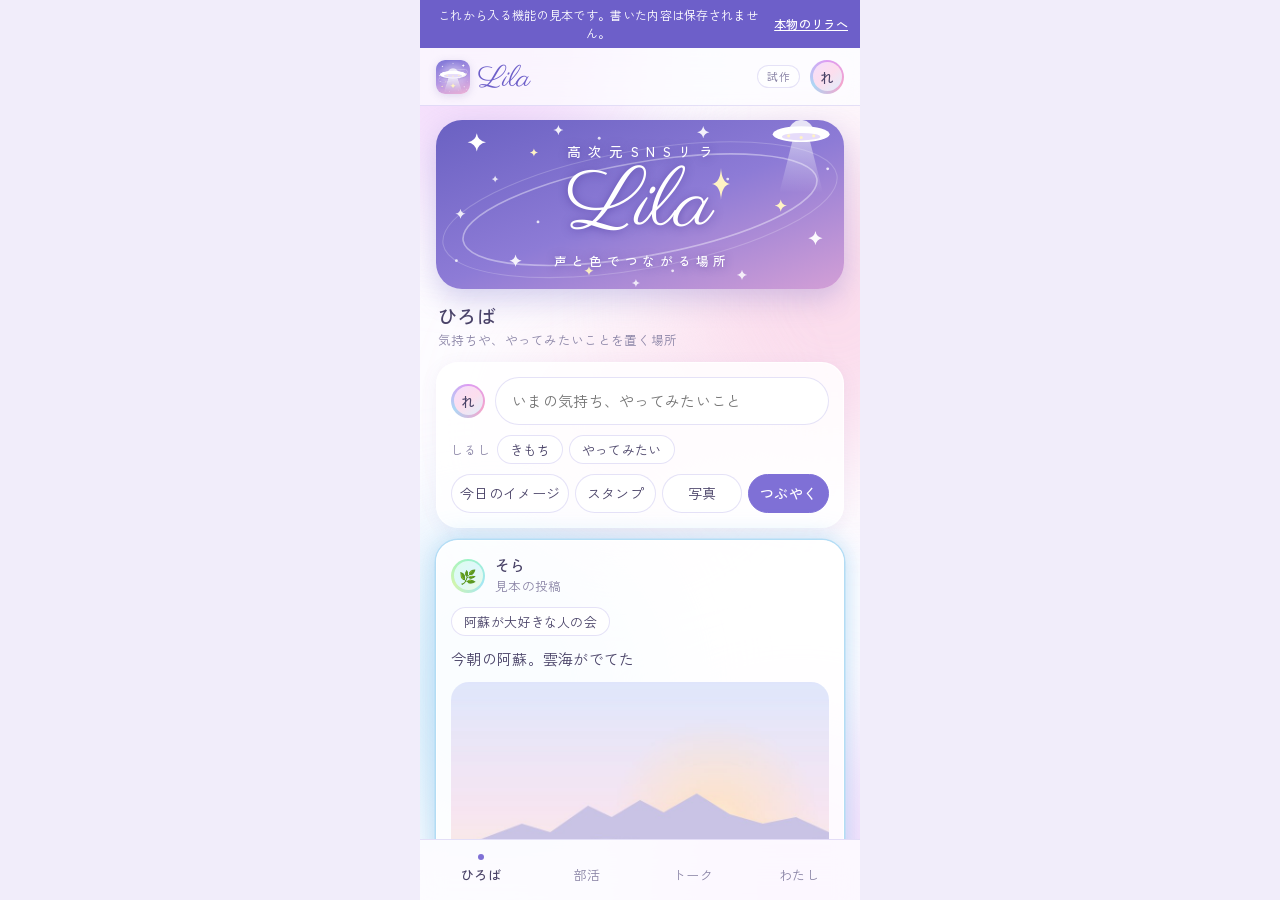
<file: app/preview/index.html>
<!DOCTYPE html>
<html lang="ja">
<head>
<meta charset="utf-8">
<meta name="viewport" content="width=device-width, initial-scale=1">
<meta name="robots" content="noindex">
<title>高次元SNS リラ 見本</title>
<link rel="icon" type="image/png" href="[data-uri]">
<link rel="preconnect" href="https://fonts.googleapis.com">
<link rel="preconnect" href="https://fonts.gstatic.com" crossorigin>
<link href="https://fonts.googleapis.com/css2?family=Zen+Kaku+Gothic+New:wght@400;500&family=Parisienne&display=swap" rel="stylesheet">
<style>
:root{
  /* layout: スマホ1画面。下のタブで ひろば・部活・トーク・わたし を切り替え、背景の淡い光が見ている人や場所の色に変わる */
  color-scheme: light;
  --ink:#4a4368;
  --ink-soft:#8a84a6;
  --paper:#fdfcff;
  --card:rgba(255,255,255,.84);
  --accent:#7f70d6;
  --accent-soft:#eeeafb;
  --line:rgba(127,112,214,.2);
  --font:"Zen Kaku Gothic New","Hiragino Sans","Yu Gothic",sans-serif;
}
*{box-sizing:border-box}
html,body{height:100%;margin:0}
body{background:#f1edfa;color:var(--ink);font-family:var(--font);font-weight:400;font-size:15px;line-height:1.7;letter-spacing:.02em;-webkit-tap-highlight-color:transparent}
button{font:inherit;color:inherit;cursor:pointer;border:0;background:none;padding:0;letter-spacing:inherit}
input{font:inherit;color:inherit;letter-spacing:inherit}
button:focus-visible,input:focus-visible{outline:2px solid var(--accent);outline-offset:2px}
h1,h2,h3,p{margin:0}
[hidden]{display:none !important}

.phone{position:relative;height:100%;max-width:440px;margin:0 auto;background:var(--paper);overflow:hidden;display:flex;flex-direction:column}

/* 雰囲気の背景（淡め） */
.atmo{position:absolute;inset:0;overflow:hidden;pointer-events:none}
.blob{position:absolute;width:72%;aspect-ratio:1;border-radius:50%;filter:blur(60px);opacity:.6;transition:background-color 2.6s ease, transform 1.2s ease;animation:drift 24s ease-in-out infinite alternate}
.blob:nth-child(1){left:-24%;top:-12%}
.blob:nth-child(2){right:-30%;top:16%;animation-duration:29s;animation-delay:-6s}
.blob:nth-child(3){left:-20%;bottom:6%;animation-duration:33s;animation-delay:-11s}
.blob:nth-child(4){right:-22%;bottom:-16%;animation-duration:27s;animation-delay:-3s}
.blob:nth-child(5){left:24%;top:36%;width:46%;opacity:.4;animation-duration:37s;animation-delay:-17s}
@keyframes drift{from{translate:0 0}to{translate:9% 7%}}
.atmo.pulse .blob{transform:scale(1.2)}

/* 上のバー */
.top{position:relative;display:flex;align-items:center;gap:10px;min-height:58px;padding:8px 16px;background:rgba(253,252,255,.72);backdrop-filter:blur(12px);-webkit-backdrop-filter:blur(12px);border-bottom:1px solid var(--line)}
.brand-btn{display:flex;align-items:center;gap:8px;border-radius:12px}
.brand-word{font-family:"Parisienne","Snell Roundhand",cursive;font-size:30px;line-height:1;color:#6d5fc9;padding:4px 4px 0 0}
.page-title{display:flex;align-items:center;gap:10px;padding:2px 2px 0}
.page-title h1{font-size:19px;font-weight:500;line-height:1.35}
.page-title small{display:block;font-size:12.5px;color:var(--ink-soft)}
.view.chat .page-title{padding:10px 16px;border-bottom:1px solid var(--line);background:rgba(253,252,255,.72)}
.hero{position:relative;flex:none;border-radius:26px;overflow:hidden;color:#fff;background:linear-gradient(160deg,#6a61c2 0%,#8d7bd6 52%,#d39fd6 100%);box-shadow:0 10px 28px rgba(106,97,194,.28)}
.hero-art{position:absolute;inset:0;width:100%;height:100%}
.hero-in{position:relative;display:flex;flex-direction:column;align-items:center;padding:22px 12px 20px;text-shadow:0 1px 8px rgba(60,40,140,.5)}
.hero-l1{font-size:13.5px;font-weight:500;letter-spacing:.55em;padding-left:.55em;line-height:1.4}
.hero-name{position:relative;font-family:"Parisienne","Snell Roundhand",cursive;font-size:84px;line-height:1.08;padding:0 6px}
.hero-name svg{position:absolute;right:-12px;top:6px}
.hero-l2{font-size:12.5px;font-weight:500;letter-spacing:.38em;padding-left:.38em;line-height:1.4}
.back{width:36px;height:36px;border-radius:50%;background:#fff;border:1px solid var(--line);font-size:18px;line-height:1;flex:none}
.tag-demo{font-size:11px;color:var(--ink-soft);border:1px solid var(--line);border-radius:999px;padding:1px 9px;background:var(--card);white-space:nowrap}

/* アイコン（色のリング） */
.ring{flex:none;width:44px;height:44px;border-radius:50%;padding:2.5px;display:block;transition:background 1.5s}
.ring>*{width:100%;height:100%;border-radius:50%;background:#fff;display:grid;place-items:center;font-size:17px;font-weight:500;object-fit:cover;line-height:1}
.ring.small{width:34px;height:34px}.ring.small>*{font-size:14px}
.ring.big{width:104px;height:104px;padding:4px}.ring.big>*{font-size:44px}

/* 中身 */
.view{position:relative;flex:1;min-height:0;overflow-y:auto;padding:14px 16px 20px;display:flex;flex-direction:column;gap:12px}
.view.chat{overflow:hidden;padding:0;gap:0}
.card{background:var(--card);border:1px solid rgba(255,255,255,.9);border-radius:22px;padding:14px;box-shadow:0 4px 18px rgba(110,95,170,.08);display:flex;flex-direction:column;gap:10px;transition:box-shadow 1.2s}
.row{display:flex;align-items:center;gap:10px}
.grow{flex:1;min-width:0}
.name{font-weight:500;line-height:1.35}
.soft{color:var(--ink-soft);font-size:12.5px}
.chips{display:flex;flex-wrap:wrap;gap:6px;align-items:center}
.chip{padding:4px 12px;border-radius:999px;background:#fff;border:1px solid var(--line);font-size:13px;line-height:1.5}
button.chip[aria-pressed="true"]{background:var(--accent);border-color:var(--accent);color:#fff}
.chip.tag{background:var(--accent-soft);border-color:transparent}
.chip.guess{border-color:var(--accent)}
.btn{padding:8px 16px;border-radius:999px;background:#fff;border:1px solid var(--line);font-size:14px;line-height:1.5}
.btn.primary{background:var(--accent);border-color:var(--accent);color:#fff;font-weight:500}
.field{width:100%;min-width:0;padding:10px 16px;border-radius:999px;border:1px solid var(--line);background:#fff}
.make{display:flex;gap:6px;flex-wrap:wrap}
.make .btn{flex:1;white-space:nowrap;padding-inline:8px;text-align:center}
.post-text{overflow-wrap:anywhere}
.post img{display:block;width:100%;border-radius:18px}
.post img.aura{width:68%;aspect-ratio:1}
.post img.stamp{width:44%;aspect-ratio:1}
.dots{display:flex;align-items:center}
.dots i{width:14px;height:14px;border-radius:50%;border:2px solid #fff;margin-left:-5px}
.dots i:first-child{margin-left:0}
.section-title{font-size:13px;color:var(--ink-soft);font-weight:500;padding:6px 2px 0}
.bar{display:flex;height:14px;border-radius:999px;background:#f0ecfa;overflow:hidden}
.bar i{display:block;height:100%;transition:width .8s}
.members{display:flex}.members .ring{margin-left:-8px;box-shadow:0 0 0 2px #fff}.members .ring:first-child{margin-left:0}
.wave{display:flex;align-items:center;gap:3px;height:34px;flex:1}
.wave i{flex:1;border-radius:999px;min-height:4px;transition:height .25s}
.play{width:42px;height:42px;border-radius:50%;background:var(--accent);color:#fff;font-size:14px;flex:none}
.profile-head{align-items:center;text-align:center;gap:8px;padding-top:18px;transition:background 1.2s}
.profile-head h2{font-size:20px;font-weight:500}
.swatches{display:flex;gap:8px;justify-content:center}
.swatches i,.swatch{width:24px;height:24px;border-radius:50%;border:2px solid #fff;box-shadow:0 1px 6px rgba(110,95,170,.2);display:block}
button.swatch[aria-pressed="true"]{box-shadow:0 0 0 2px var(--accent)}
.swatch.slot{width:40px;height:40px}
.icon-grid{display:grid;grid-template-columns:repeat(8,1fr);gap:6px}
.icon-grid button{aspect-ratio:1;border-radius:14px;background:#fff;border:1px solid var(--line);font-size:19px;line-height:1}
.list-item{display:flex;align-items:center;gap:12px;text-align:left;width:100%}

.app-icon{width:34px;height:34px;border-radius:9px;flex:none;display:block;box-shadow:0 2px 8px rgba(110,95,170,.2)}
.brand{flex-direction:row;align-items:center;gap:14px;padding:12px 16px}
.brand img{width:64px;height:64px;border-radius:15px;flex:none;box-shadow:0 4px 14px rgba(110,95,170,.22)}
.brand-text{display:inline-flex;flex-direction:column;align-items:stretch}
.brand-line{width:0;min-width:100%;display:flex;justify-content:space-between;white-space:nowrap;line-height:1.3;color:var(--ink-soft);font-weight:500}
.brand-name{position:relative;align-self:flex-start;font-family:"Parisienne","Snell Roundhand",cursive;font-size:54px;line-height:1.05;color:#6d5fc9;padding-right:2px}
.brand-name svg{position:absolute;right:-2px;top:-3px}
.preview-note{position:relative;z-index:2;flex:none;margin:0;display:flex;align-items:center;justify-content:center;gap:10px;padding:6px 12px;background:#6d5fc9;color:#fff;font-size:12px;line-height:1.5;text-align:center}
.preview-note a{color:#fff;font-weight:500;text-decoration:underline;white-space:nowrap}
/* 下のタブ */
.tabs{position:relative;display:flex;background:rgba(253,252,255,.86);backdrop-filter:blur(12px);-webkit-backdrop-filter:blur(12px);border-top:1px solid var(--line);padding:6px 8px 10px}
.tabs button{flex:1;padding:8px 0 4px;font-size:13px;color:var(--ink-soft);border-radius:14px;display:flex;flex-direction:column;align-items:center;gap:4px}
.tabs button::before{content:"";width:6px;height:6px;border-radius:50%;background:transparent}
.tabs button[aria-current="page"]{color:var(--ink);font-weight:500}
.tabs button[aria-current="page"]::before{background:var(--accent)}

/* トーク */
.log{flex:1;min-height:0;overflow-y:auto;padding:16px;display:flex;flex-direction:column;gap:10px}
.msg{display:flex;flex-direction:column;max-width:78%;gap:2px}
.msg.me{align-self:flex-end;align-items:flex-end}
.msg.them{align-self:flex-start;align-items:flex-start}
.bubble{padding:8px 14px;border-radius:20px;background:var(--card);box-shadow:0 2px 10px rgba(110,95,170,.07);overflow-wrap:anywhere}
.me .bubble{background:var(--accent-soft);border-bottom-right-radius:6px}
.them .bubble{border-bottom-left-radius:6px}
.msg img.aura{width:180px;max-width:100%;aspect-ratio:1;border-radius:24px;box-shadow:0 6px 22px rgba(110,95,170,.16);display:block}
.msg img.stamp{width:128px;max-width:100%;aspect-ratio:1;display:block}
.msg small{font-size:11px;color:var(--ink-soft);padding:0 6px}
.pop{animation:pop .55s cubic-bezier(.2,1.5,.4,1)}
@keyframes pop{from{transform:scale(.4);opacity:0}to{transform:scale(1);opacity:1}}
.chat-composer{padding:10px 12px 12px;background:rgba(253,252,255,.86);border-top:1px solid var(--line);display:flex;flex-direction:column;gap:8px}

/* シート */
.sheet{position:absolute;inset:0;z-index:5;background:var(--paper);display:none;flex-direction:column}
.sheet.open{display:flex;animation:rise .28s ease}
@keyframes rise{from{transform:translateY(24px);opacity:0}to{transform:none;opacity:1}}
.sheet-top{display:flex;align-items:center;gap:8px;padding:10px 12px;border-bottom:1px solid var(--line)}
.sheet-top h2{flex:1;font-size:17px;font-weight:500;text-align:center}
.sheet-body{flex:1;overflow-y:auto;padding:14px 16px 24px;display:flex;flex-direction:column;gap:14px}
.seg{display:flex;background:var(--accent-soft);border-radius:14px;padding:4px;gap:4px}
.seg button{flex:1;padding:7px 6px;border-radius:11px;font-size:14px;color:var(--ink-soft)}
.seg button[aria-pressed="true"]{background:#fff;color:var(--ink);font-weight:500;box-shadow:0 2px 8px rgba(110,95,170,.1)}
.pad-wrap{position:relative}
canvas{display:block;width:100%;height:auto;touch-action:none;border-radius:24px}
#auraCanvas{box-shadow:0 8px 26px rgba(110,95,170,.14);aspect-ratio:1}
.overlay-hint{position:absolute;inset:0;display:grid;place-items:center;pointer-events:none;color:var(--ink-soft);font-size:16px;transition:opacity .4s}
.emoji-grid{display:grid;grid-template-columns:repeat(8,1fr);gap:6px}
.emoji-grid button{aspect-ratio:1;border-radius:14px;background:#fff;border:1px solid var(--line);font-size:20px;line-height:1}
.emoji-grid button[aria-pressed="true"]{border-color:var(--accent);background:var(--accent-soft);box-shadow:0 0 0 1.5px var(--accent) inset}
.stamp-top{display:flex;gap:12px;align-items:flex-start}
.stamp-top .pad-wrap{flex:1;min-width:0}
#padCanvas{background:#fff;border:1.5px dashed var(--line);aspect-ratio:1}
.result{flex:none;width:36%;display:flex;flex-direction:column;gap:6px;align-items:center}
.result canvas{touch-action:auto;border-radius:20px;background:conic-gradient(#f5f2fc 25%,#fff 0 50%,#f5f2fc 0 75%,#fff 0) 0 0/16px 16px}
.opt h3{margin:0 0 6px;font-size:13px;font-weight:500;color:var(--ink-soft)}
.count{font-size:12px;color:var(--ink-soft);font-variant-numeric:tabular-nums}
@media (prefers-reduced-motion:reduce){.blob,.pop,.sheet.open{animation:none}.blob{transition:background-color .2s}}
</style>
</head>
<body>
<div class="phone">
  <p class="preview-note">これから入る機能の見本です。書いた内容は保存されません。<a href="../">本物のリラへ</a></p>
  <div class="atmo" id="atmo" aria-hidden="true"><div class="blob"></div><div class="blob"></div><div class="blob"></div><div class="blob"></div><div class="blob"></div></div>
  <header class="top" id="top"></header>
  <main class="view" id="view"></main>
  <nav class="tabs" id="tabs" aria-label="メニュー">
    <button type="button" data-tab="home">ひろば</button>
    <button type="button" data-tab="clubs">部活</button>
    <button type="button" data-tab="talks">トーク</button>
    <button type="button" data-tab="me">わたし</button>
  </nav>

  <section class="sheet" id="auraSheet" aria-label="今日のイメージを作る">
    <div class="sheet-top">
      <button class="btn" type="button" data-close>とじる</button>
      <h2>今日のイメージ</h2>
      <button class="btn primary" type="button" id="sendAura">送る</button>
    </div>
    <div class="sheet-body">
      <div class="seg" role="group" aria-label="作り方">
        <button type="button" id="modeTrace" aria-pressed="true">なぞる</button>
        <button type="button" id="modeEmoji" aria-pressed="false">絵文字</button>
        <button type="button" id="modeVoice" aria-pressed="false">声</button>
      </div>
      <div class="pad-wrap">
        <canvas id="auraCanvas" width="600" height="600"></canvas>
        <div class="overlay-hint" id="traceHint">指でなぞってみてね</div>
      </div>
      <div id="tracePanel">
        <p class="soft">なぞる向きで色が、速さで光の大きさが変わります。</p>
        <div class="row" style="margin-top:8px"><button class="btn" type="button" id="clearTrace">やりなおす</button></div>
      </div>
      <div id="emojiPanel" hidden>
        <p class="soft" id="emojiHint">2〜3個えらぶと、組み合わせでオーラになります。</p>
        <div class="emoji-grid" id="emojiGrid" style="margin-top:8px"></div>
      </div>
      <div id="voicePanel" hidden>
        <p class="soft">「あー」と録った音声ファイルをえらぶと、声の高さが色に、大きさが光の大きさになります。</p>
        <div class="make" style="margin-top:8px">
          <button class="btn" type="button" id="pickVoice">音声ファイルをえらぶ</button>
          <button class="btn" type="button" id="sampleVoice">見本の声でためす</button>
          <button class="btn" type="button" id="playVoice" hidden>声をきく</button>
        </div>
        <input type="file" id="voiceIn" accept="audio/*,video/mp4,.m4a,.mp3,.wav,.aac" hidden aria-label="音声ファイルをえらぶ">
        <p class="soft" id="voiceRead" style="margin-top:8px">低い声は青やすみれ色、高い声はピンクやひだまり色になります。</p>
      </div>
    </div>
  </section>

  <section class="sheet" id="stampSheet" aria-label="スタンプを作る">
    <div class="sheet-top">
      <button class="btn" type="button" data-close>とじる</button>
      <h2>スタンプを作る</h2>
      <button class="btn primary" type="button" id="sendStamp">送る</button>
    </div>
    <div class="sheet-body">
      <div class="stamp-top">
        <div class="pad-wrap">
          <canvas id="padCanvas" width="500" height="500"></canvas>
          <div class="row" style="margin-top:8px">
            <button class="btn" type="button" id="undoPad">1本もどす</button>
            <button class="btn" type="button" id="clearPad">ぜんぶ消す</button>
          </div>
        </div>
        <div class="result">
          <canvas id="stampCanvas" width="360" height="360"></canvas>
          <span class="soft">できあがり</span>
        </div>
      </div>
      <p class="soft" id="padHint">見本の落書きが入っています。消して、ねこ・ハート・星などを描いてみてね。</p>
      <div class="seg" role="group" aria-label="仕上げ方">
        <button type="button" id="modeKata" aria-pressed="true">型にする</button>
        <button type="button" id="modeTidy" aria-pressed="false">線を整える</button>
      </div>
      <div class="opt" id="kataOpt"><h3>これかな？（ちがったら選び直せます）</h3><div class="chips" id="kataChips"></div></div>
      <div class="opt"><h3>かお</h3><div class="chips" id="faceChips"></div></div>
      <div class="opt"><h3>かざり</h3><div class="chips" id="decoChips"></div></div>
      <div class="opt"><h3>ふち</h3><div class="chips" id="borderChips"></div></div>
      <p class="count" id="count"></p>
    </div>
  </section>
</div>
<script id="core">
/* ===== 計算だけの部分（画面なしで動く） ===== */
const TAU = Math.PI * 2;
function bbox(pts){let a=Infinity,b=Infinity,c=-Infinity,d=-Infinity;for(const p of pts){if(p[0]<a)a=p[0];if(p[1]<b)b=p[1];if(p[0]>c)c=p[0];if(p[1]>d)d=p[1];}return {x0:a,y0:b,x1:c,y1:d,w:c-a,h:d-b,cx:(a+c)/2,cy:(b+d)/2};}
function normStrokes(strokes){
  const all=strokes.flat(); const bb=bbox(all); const s=Math.max(bb.w,bb.h)/2||1;
  return {strokes:strokes.map(st=>st.map(p=>[(p[0]-bb.cx)/s,(p[1]-bb.cy)/s])),aspect:(bb.w||1)/(bb.h||1)};
}
function polar(fn,n){const out=[];for(let i=0;i<n;i++){const t=i/n*TAU,r=fn(t);out.push([r*Math.cos(t),r*Math.sin(t)]);}return out;}
function chaikin(pts,closed,iters){
  let p=pts;
  for(let k=0;k<iters;k++){
    const q=[];const n=p.length;
    if(n<3)return p;
    if(!closed)q.push(p[0]);
    const end=closed?n:n-1;
    for(let i=0;i<end;i++){const a=p[i],b=p[(i+1)%n];q.push([a[0]*.75+b[0]*.25,a[1]*.75+b[1]*.25],[a[0]*.25+b[0]*.75,a[1]*.25+b[1]*.75]);}
    if(!closed)q.push(p[n-1]);
    p=q;
  }
  return p;
}
function thin(pts,minD){const out=[pts[0]];for(const p of pts){const l=out[out.length-1];if(Math.hypot(p[0]-l[0],p[1]-l[1])>=minD)out.push(p);}if(out.length<2&&pts.length>1)out.push(pts[pts.length-1]);return out;}
function densify(pts,closed,step){
  const out=[];const n=pts.length;const end=closed?n:n-1;
  for(let i=0;i<end;i++){const a=pts[i],b=pts[(i+1)%n];const d=Math.hypot(b[0]-a[0],b[1]-a[1]);const m=Math.max(1,Math.ceil(d/step));for(let j=0;j<m;j++)out.push([a[0]+(b[0]-a[0])*j/m,a[1]+(b[1]-a[1])*j/m]);}
  out.push(pts[closed?0:n-1]);return out;
}
const BINS=40;
function profile(strokes,closed){
  const prof=new Array(BINS).fill(-1);
  for(const st of strokes){for(const p of densify(st,closed,0.02)){const r=Math.hypot(p[0],p[1]);let b=Math.floor(((Math.atan2(p[1],p[0])+TAU)%TAU)/TAU*BINS)%BINS;if(r>prof[b])prof[b]=r;}}
  for(let i=0;i<BINS;i++){if(prof[i]<0){let v=0;for(let d=1;d<BINS;d++){const a=prof[(i+d)%BINS],b=prof[(i-d+BINS)%BINS];if(a>=0||b>=0){v=a>=0&&b>=0?(a+b)/2:Math.max(a,b);break;}}prof[i]=-2-v;}}
  return prof.map(v=>v<=-2?-(v+2):v);
}
function fit(poly){return normStrokes([poly]).strokes[0];}

/* 型（見本は8種類。本番は50〜100種類を想定） */
function makeMoon(){
  const c=[0.42,-0.1],R=0.82,out=[],inn=[];const a0=Math.atan2(c[1],c[0]);
  for(let i=0;i<=120;i++){const t=a0+i/120*TAU,x=Math.cos(t),y=Math.sin(t);if(Math.hypot(x-c[0],y-c[1])>R)out.push([x,y]);}
  for(let i=0;i<=120;i++){const t=a0+i/120*TAU,x=c[0]+R*Math.cos(t),y=c[1]+R*Math.sin(t);if(Math.hypot(x,y)<1)inn.push([x,y]);}
  return out.concat(inn.reverse());
}
function makeCloud(){
  const cs=[[-0.48,0.12,0.5],[0.48,0.12,0.5],[-0.05,-0.22,0.58],[0,0.2,0.5]];
  return polar(t=>{const dx=Math.cos(t),dy=Math.sin(t);let m=0;for(const [x,y,R] of cs){const b=dx*x+dy*y,disc=b*b-(x*x+y*y)+R*R;if(disc>=0)m=Math.max(m,b+Math.sqrt(disc));}return m;},160);
}
function earBump(t,c){let d=Math.abs(((t-c+Math.PI*3)%TAU)-Math.PI);return Math.max(0,1-d/0.32);}
const UP=-Math.PI/2;
const TEMPLATES=[
  {id:'neko',name:'ねこ',poly:chaikin(polar(t=>0.8+0.42*Math.max(earBump(t,UP-0.6),earBump(t,UP+0.6)),160).map(p=>[p[0]*1.05,p[1]*0.92]),true,1),fx:0,fy:0.2,fs:1},
  {id:'heart',name:'ハート',poly:polar(()=>1,120).map((_,i)=>{const t=i/120*TAU;return [16*Math.pow(Math.sin(t),3),-(13*Math.cos(t)-5*Math.cos(2*t)-2*Math.cos(3*t)-Math.cos(4*t))];}),fx:0,fy:-0.12,fs:.95},
  {id:'hoshi',name:'ほし',poly:chaikin(Array.from({length:10},(_,i)=>{const r=i%2?0.5:1,t=UP+i/10*TAU;return [r*Math.cos(t),r*Math.sin(t)];}),true,2),fx:0,fy:0.08,fs:.8},
  {id:'hana',name:'はな',poly:polar(t=>0.7+0.3*Math.cos(5*(t-UP)),160),fx:0,fy:0,fs:.62,detail:'center'},
  {id:'kumo',name:'くも',poly:makeCloud(),fx:0,fy:0.02,fs:.9},
  {id:'shizuku',name:'しずく',poly:polar(t=>0.66+0.55*Math.pow(Math.max(0,Math.cos(t-UP)),6),160),fx:0,fy:0.3,fs:.85},
  {id:'tsuki',name:'つき',poly:makeMoon(),fx:-0.5,fy:0.05,fs:.55},
  {id:'maru',name:'まる',poly:polar(()=>1,96),fx:0,fy:0,fs:1.05},
];
for(const t of TEMPLATES){const n=normStrokes([t.poly]);t.poly=n.strokes[0];t.aspect=n.aspect;t.prof=profile([t.poly],true);}

/* 落書きがどの型に近いかを端末の中だけで判断する */
function recognize(strokes){
  if(!strokes.length||strokes.flat().length<4)return TEMPLATES.map(t=>({id:t.id,score:1}));
  const n=normStrokes(strokes);const prof=profile(n.strokes,false);
  return TEMPLATES.map(t=>{let s=0;for(let i=0;i<BINS;i++)s+=Math.abs(prof[i]-t.prof[i]);return {id:t.id,score:s/BINS+0.25*Math.abs(Math.log(n.aspect/t.aspect))};}).sort((a,b)=>a.score-b.score);
}
function pickPalette(hues){
  if(!hues.length)return null;const s=[...hues].sort((a,b)=>a-b);const q=f=>s[Math.min(s.length-1,Math.floor(s.length*f))];
  return [q(1/6),q(1/2),q(5/6)];
}
function hueName(h){h=((h%360)+360)%360;
  if(h<20||h>=335)return 'あかね色';if(h<45)return 'みかん色';if(h<70)return 'ひだまり色';if(h<160)return 'わかば色';
  if(h<200)return 'みずうみ色';if(h<250)return 'そら色';if(h<290)return 'すみれ色';return 'さくら色';}
if(typeof module!=='undefined')module.exports={TEMPLATES,recognize,pickPalette,hueName,chaikin,normStrokes};
</script><script>
/* ===== 画面 ===== */
const $=id=>document.getElementById(id);
// 色は「色相＋1000×トーン」の番号で持つ（トーン 0:あわい 1:あざやか 2:ふかい）
const TONES=[[0,0],[2,-17],[-4,-31]],TONE_NAMES=['あわい','あざやか','ふかい'];
const hueOf=c=>(((c%1000)%360)+360)%360,toneOf=c=>Math.floor(c/1000)||0;
const hsl=(c,s=80,l=82,a=1,k=1)=>{const t=TONES[toneOf(c)]||TONES[0];return `hsla(${hueOf(c)},${Math.max(0,Math.min(100,s+t[0]*k))}%,${Math.max(0,Math.min(100,l+t[1]*k))}%,${a})`;};
const colorName=c=>['','あざやかな','ふかい'][toneOf(c)]+hueName(hueOf(c));
function svgEl(str){const t=document.createElement('template');t.innerHTML=str.trim();return t.content.firstChild;}
function starPath(cx,cy,r){const a=r*.14;return `M${cx},${cy-r} Q${cx+a},${cy-a} ${cx+r},${cy} Q${cx+a},${cy+a} ${cx},${cy+r} Q${cx-a},${cy+a} ${cx-r},${cy} Q${cx-a},${cy-a} ${cx},${cy-r} Z`;}
const reduced=matchMedia('(prefers-reduced-motion: reduce)').matches;
function h(tag,attrs,...kids){
  const el=document.createElement(tag);
  if(attrs)for(const k in attrs){const v=attrs[k];if(v==null||v===false)continue;
    if(k==='class')el.className=v;else if(k==='text')el.textContent=v;else if(k==='style')el.style.cssText=v;
    else if(k.startsWith('on'))el.addEventListener(k.slice(2),v);else el.setAttribute(k,v===true?'':v);}
  for(const c of kids.flat(3)){if(c==null||c===false)continue;el.append(c.nodeType?c:document.createTextNode(c));}
  return el;
}

/* --- 見本のデータ（れい以外の人と投稿は見本です） --- */
const P={
  me:{name:'れい',icon:{t:'char',v:'れ'},hues:[285,330,205],likes:['阿蘇','お馬さん','きれいな色'],dream:'自然のなかで、お馬さんと暮らすこと',today:null},
  macchi:{name:'まっちー',icon:{t:'char',v:'ま'},hues:[200,160,265],likes:['音','光','ものづくり'],dream:'声とイメージでつながる場所をつくること',today:null},
  sora:{name:'そら',icon:{t:'emoji',v:'🌿'},hues:[150,190,90],likes:['草原','焚き火','星'],dream:'草原のそばに小さな小屋をたてること',today:null},
  hana:{name:'はな',icon:{t:'emoji',v:'🌸'},hues:[340,20,50],likes:['お菓子','散歩','うた'],dream:'みんなが集まれるお茶の時間をひらくこと',today:null},
};
const CLUBS={
  aso:{name:'阿蘇が大好きな人の会',desc:'阿蘇の景色や時間をわけあう部活',goal:'みんなで阿蘇の朝の写真を100枚あつめる',unit:'枚',total:100,contrib:{sora:14,hana:9,macchi:6,me:8},members:['sora','hana','macchi','me']},
  uma:{name:'お馬さんと暮らしたい人の会',desc:'馬のいる暮らしを、いっしょに形にしていく部活',goal:'お馬さんに会いに行った日を30日ためる',unit:'日',total:30,contrib:{sora:5,me:3},members:['sora','me']},
  hikari:{name:'朝の光をあつめる部',desc:'朝いちばんの光を、色でのこす部活',goal:'朝の「今日のイメージ」を50こ送りあう',unit:'こ',total:50,contrib:{hana:11,macchi:7},members:['hana','macchi']},
};
let posts=[],pid=0,chat=[],lastStamp=null;
const nav={view:'home',id:null,stack:[]};
const APP_ICON='[data-uri]';

/* --- 色 --- */
function ringCss(hs){return `conic-gradient(${hsl(hs[0],78,78)},${hsl(hs[1],78,80)},${hsl(hs[2],78,82)},${hsl(hs[0],78,78)})`;}
function softBg(hs,l){return `linear-gradient(140deg,${hsl(hs[0],85,l,1,.35)},${hsl(hs[1],85,l,1,.35)},${hsl(hs[2],85,l,1,.35)})`;} // すきな3色のグラデーション
function setAtmo(hs,pulse){
  const b=$('atmo').children;for(let i=0;i<5;i++)b[i].style.backgroundColor=hsl(hs[i%hs.length],82,88,1,.35);
  if(pulse&&!reduced){$('atmo').classList.add('pulse');setTimeout(()=>$('atmo').classList.remove('pulse'),1200);}
}
function paintAtmo(pulse){
  const me=P.me.today||P.me.hues;
  if(nav.view==='profile')setAtmo(P[nav.id].hues,pulse);
  else if(nav.view==='club')setAtmo(CLUBS[nav.id].members.map(m=>P[m].hues[0]),pulse);
  else if(nav.view==='chat')setAtmo([me[0],P.macchi.hues[0],P.macchi.hues[1],me[1],me[2]],pulse);
  else setAtmo([me[0],P.me.hues[1],me[2],P.me.hues[0],me[1]],pulse);
}
function avatar(id,cls,click=true){
  const p=P[id];
  const inner=p.icon.t==='photo'?h('img',{src:p.icon.v,alt:''}):h('span',{text:p.icon.v,style:'background:'+softBg(p.hues,93)});
  return h(click?'button':'div',{class:'ring '+(cls||''),style:'background:'+ringCss(p.hues),type:click?'button':null,'aria-label':click?p.name+'のページをひらく':null,
    onclick:click?e=>{e.stopPropagation();go('profile',id);}:null},inner);
}

/* --- 画面の切り替え --- */
function go(view,id,root){
  if(root)nav.stack=[];else nav.stack.push({view:nav.view,id:nav.id});
  nav.view=view;nav.id=id||null;render();$('view').scrollTop=0;
}
function back(){const p=nav.stack.pop()||{view:'home',id:null};nav.view=p.view;nav.id=p.id;render();}
document.querySelectorAll('[data-tab]').forEach(b=>b.addEventListener('click',()=>{const t=b.dataset.tab;if(t==='me')go('profile','me',true);else go(t,null,true);}));
const HERO_SVG=`<svg class="hero-art" viewBox="0 0 400 190" preserveAspectRatio="xMidYMid slice" aria-hidden="true">
<defs><linearGradient id="heroBeam" x1="0" y1="0" x2="0" y2="1"><stop offset="0" stop-color="#fff" stop-opacity=".5"/><stop offset="1" stop-color="#fff" stop-opacity="0"/></linearGradient></defs>
<g transform="rotate(-10 200 100)"><ellipse cx="200" cy="100" rx="176" ry="46" fill="none" stroke="#fff" stroke-width="1.6" opacity=".4"/><ellipse cx="200" cy="100" rx="196" ry="58" fill="none" stroke="#fff" stroke-width="1" opacity=".2"/></g>
<g transform="translate(358 26) scale(.82)"><polygon points="-10,6 10,6 26,70 -26,70" fill="url(#heroBeam)"/><path d="M-15,-2 A15,15 0 0 1 15,-2 Z" fill="#fff" opacity=".8"/><ellipse cx="0" cy="0" rx="34" ry="9.5" fill="#fff"/><ellipse cx="0" cy="3" rx="23" ry="4.5" fill="#e6dcfa"/><circle cx="-15" cy="2" r="1.9" fill="#fff3c4"/><circle cx="0" cy="4" r="1.9" fill="#fff3c4"/><circle cx="15" cy="2" r="1.9" fill="#fff3c4"/></g>
${[[40,34,9,1],[78,150,6,.9],[24,104,5,.85],[120,22,5,.9],[262,24,6,.9],[372,128,7,.95],[300,164,5,.85],[196,172,4,.8],[58,70,3.5,.8]].map(s=>`<path d="${starPath(s[0],s[1],s[2])}" fill="#fff" opacity="${s[3]}"/>`).join('')}
${[[338,96,6],[150,160,4.5],[96,44,4]].map(s=>`<path d="${starPath(s[0],s[1],s[2])}" fill="#fff3c4"/>`).join('')}
${[[160,30],[232,160],[20,150],[384,60],[286,70],[100,112]].map(d=>`<circle cx="${d[0]}" cy="${d[1]}" r="1.4" fill="#fff" opacity=".8"/>`).join('')}
</svg>`;
function hero(){
  return h('section',{class:'hero','aria-label':'高次元SNS リラ 声と色でつながる場所'},svgEl(HERO_SVG),
    h('div',{class:'hero-in','aria-hidden':'true'},
      h('div',{class:'hero-l1',text:'高次元SNSリラ'}),
      h('div',{class:'hero-name'},'Lila',svgEl('<svg viewBox="0 0 40 68" width="20" height="34"><path d="M20,2 Q21.44,31.44 38,34 Q21.44,36.56 20,66 Q18.56,36.56 2,34 Q18.56,31.44 20,2 Z" fill="#fff3c4"/></svg>')),
      h('div',{class:'hero-l2',text:'声と色でつながる場所'})));
}
function setTop(title,sub,opts={}){
  const top=$('top'),v=$('view');top.textContent='';
  if(nav.stack.length)top.append(h('button',{class:'back',type:'button','aria-label':'もどる',onclick:back,text:'‹'}));
  top.append(h('button',{class:'brand-btn',type:'button','aria-label':'リラ　ひろばへ',onclick:()=>go('home',null,true)},h('img',{class:'app-icon',src:APP_ICON,alt:''}),h('span',{class:'brand-word',text:'Lila'})));
  top.append(h('span',{class:'grow'}),h('span',{class:'tag-demo',text:'試作'}));
  if(nav.view!=='profile'||nav.id!=='me')top.append(avatar('me','small',true));
  if(opts.hero)v.append(hero());
  v.append(h('div',{class:'page-title'},opts.avatar?avatar(opts.avatar,'',true):null,h('div',{class:'grow'},h('h1',{text:title}),sub?h('small',{text:sub}):null)));
}
function render(){
  const v=$('view');v.textContent='';v.className='view';
  const tab=nav.view==='profile'&&nav.id==='me'&&!nav.stack.length?'me':nav.view==='club'?'clubs':nav.view==='chat'?'talks':nav.view;
  document.querySelectorAll('[data-tab]').forEach(b=>b.dataset.tab===tab?b.setAttribute('aria-current','page'):b.removeAttribute('aria-current'));
  ({home:viewHome,clubs:viewClubs,club:viewClub,talks:viewTalks,chat:viewChat,profile:viewProfile})[nav.view](v);
  paintAtmo(false);
}

/* --- 投稿 --- */
function addPost(p){posts.unshift({id:++pid,lights:[],...p});render();paintAtmo(true);}
function loadPhoto(file,cb,max=900){
  if(!file)return;const fr=new FileReader();
  fr.onload=()=>{const im=new Image();im.onload=()=>{const k=Math.min(1,max/Math.max(im.width,im.height));const c=document.createElement('canvas');c.width=Math.round(im.width*k);c.height=Math.round(im.height*k);c.getContext('2d').drawImage(im,0,0,c.width,c.height);cb(c.toDataURL('image/jpeg',.85));};im.src=fr.result;};
  fr.readAsDataURL(file);
}
function composer(club){
  let tag=null;
  const input=h('input',{class:'field',type:'text',id:'postText-'+(club||'home'),placeholder:'いまの気持ち、やってみたいこと',autocomplete:'off','aria-label':'つぶやき'});
  const tags=['きもち','やってみたい'].map(t=>h('button',{type:'button',class:'chip','aria-pressed':'false',text:t,onclick:()=>{tag=tag===t?null:t;tags.forEach(b=>b.setAttribute('aria-pressed',String(b.textContent===tag)));}}));
  const draft=()=>({who:'me',club:club||null,text:input.value.trim(),tag});
  const file=h('input',{type:'file',accept:'image/*',hidden:true,id:'photoIn-'+(club||'home'),'aria-label':'写真をえらぶ',onchange:()=>loadPhoto(file.files[0],url=>addPost({...draft(),kind:'photo',img:url}))});
  return h('form',{class:'card',onsubmit:e=>{e.preventDefault();const d=draft();if(!d.text){input.focus();return;}addPost({...d,kind:'text'});}},
    h('div',{class:'row'},avatar('me','small',false),h('div',{class:'grow'},input)),
    h('div',{class:'chips'},h('span',{class:'soft',text:'しるし'}),tags),
    h('div',{class:'make'},
      h('button',{type:'button',class:'btn',text:'今日のイメージ',onclick:()=>openAura({kind:'post',draft})}),
      h('button',{type:'button',class:'btn',text:'スタンプ',onclick:()=>openStamp({kind:'post',draft})}),
      h('button',{type:'button',class:'btn',text:'写真',onclick:()=>file.click()}),
      h('button',{type:'submit',class:'btn primary',text:'つぶやく'})),
    file);
}
function postCard(p){
  const who=P[p.who],mine=p.lights.includes('me');
  const glow=p.lights.length?`box-shadow:0 4px 18px rgba(110,95,170,.08),0 0 0 1.5px ${hsl(P[p.lights[p.lights.length-1]].hues[0],80,84)},0 0 26px ${hsl(P[p.lights[p.lights.length-1]].hues[0],85,80,.7)}`:'';
  return h('article',{class:'card post',style:glow},
    h('div',{class:'row'},avatar(p.who,'small'),
      h('div',{class:'grow'},h('div',{class:'name',text:who.name}),p.sample?h('div',{class:'soft',text:'見本の投稿'}):null),
      p.tag?h('span',{class:'chip tag',text:p.tag}):null),
    p.club?h('div',null,h('button',{type:'button',class:'chip',text:CLUBS[p.club].name,onclick:()=>go('club',p.club)})):null,
    p.text?h('p',{class:'post-text',text:p.text}):null,
    p.img?h('img',{class:p.kind,src:p.img,alt:p.kind==='aura'?'今日のイメージ':p.kind==='stamp'?'スタンプ':'写真'}):null,
    h('div',{class:'row'},
      h('button',{type:'button',class:'btn'+(mine?' primary':''),text:mine?'光をおくった':'光をおくる','aria-pressed':String(mine),
        onclick:()=>{if(mine)p.lights=p.lights.filter(x=>x!=='me');else p.lights.push('me');render();}}),
      h('div',{class:'dots','aria-label':p.lights.length+'人の光'},p.lights.map(l=>h('i',{style:'background:'+hsl(P[l].hues[0],80,78),title:P[l].name}))),
      p.lights.length?h('span',{class:'soft',text:p.lights.length+'人の色がとどいています'}):null));
}

/* --- ひろば --- */
function viewHome(v){
  setTop('ひろば','気持ちや、やってみたいことを置く場所',{hero:true});
  v.append(composer(null),...posts.map(postCard));
}

/* --- 部活 --- */
function clubDone(c){return Object.values(c.contrib).reduce((a,b)=>a+b,0);}
function clubBar(c){return h('div',{class:'bar',role:'img','aria-label':`${clubDone(c)}${c.unit} / ${c.total}${c.unit}`},Object.entries(c.contrib).map(([m,n])=>h('i',{style:`width:${n/c.total*100}%;background:${hsl(P[m].hues[0],78,80)}`,title:P[m].name+' '+n+c.unit})));}
function clubCard(id){
  const c=CLUBS[id];
  return h('button',{type:'button',class:'card',style:'text-align:left',onclick:()=>go('club',id)},
    h('div',{class:'name',text:c.name}),h('div',{class:'soft',text:c.desc}),
    h('div',null,h('div',{class:'soft',text:'いっしょの目標　'+c.goal}),clubBar(c)),
    h('div',{class:'row'},h('div',{class:'members'},c.members.map(m=>avatar(m,'small',false))),h('span',{class:'soft grow',text:`${c.members.length}人　${clubDone(c)} / ${c.total}${c.unit}`}),
      c.members.includes('me')?h('span',{class:'chip tag',text:'参加中'}):null));
}
function viewClubs(v){
  setTop('部活','同じ「すき」や目標であつまる場所');
  v.append(...Object.keys(CLUBS).map(clubCard));
  const name=h('input',{class:'field',type:'text',id:'newClubName',placeholder:'部活の名前（例：星をながめる会）','aria-label':'部活の名前'});
  const goal=h('input',{class:'field',type:'text',id:'newClubGoal',placeholder:'いっしょの目標（例：星空を20回みる）','aria-label':'いっしょの目標'});
  v.append(h('form',{class:'card',onsubmit:e=>{e.preventDefault();const n=name.value.trim();if(!n){name.focus();return;}
      const id='c'+Date.now();CLUBS[id]={name:n,desc:'れいがつくった部活',goal:goal.value.trim()||'これから決める',unit:'回',total:20,contrib:{},members:['me']};go('club',id);}},
    h('div',{class:'name',text:'あたらしい部活をつくる'}),name,goal,h('div',null,h('button',{type:'submit',class:'btn primary',text:'つくる'}))));
}
function viewClub(v){
  const id=nav.id,c=CLUBS[id],joined=c.members.includes('me');
  setTop(c.name,c.desc);
  v.append(h('section',{class:'card'},
    h('div',{class:'soft',text:'いっしょの目標'}),h('div',{class:'name',text:c.goal}),clubBar(c),
    h('div',{class:'row'},h('span',{class:'soft grow',text:`${clubDone(c)} / ${c.total}${c.unit}　色は、すすめた人の色`}),
      joined?h('button',{type:'button',class:'btn primary',text:'＋1 すすめた',onclick:()=>{if(clubDone(c)<c.total){c.contrib.me=(c.contrib.me||0)+1;render();paintAtmo(true);}}}):null)));
  v.append(h('section',{class:'card'},
    h('div',{class:'row'},h('div',{class:'members grow'},c.members.map(m=>avatar(m,'small'))),
      h('button',{type:'button',class:'btn'+(joined?'':' primary'),text:joined?'ぬける':'参加する',onclick:()=>{if(joined)c.members=c.members.filter(m=>m!=='me');else c.members.push('me');render();paintAtmo(true);}})),
    h('div',{class:'soft',text:'背景の色は、いまいるメンバーの色がまざったものです。'})));
  if(joined)v.append(composer(id));
  const ps=posts.filter(p=>p.club===id);
  v.append(h('div',{class:'section-title',text:ps.length?'この部活の投稿':'まだ投稿がありません'}),...ps.map(postCard));
}

/* --- トーク（1対1のDM） --- */
function viewTalks(v){
  setTop('トーク','1対1でやりとりする場所');
  const lastMsg=[...chat].reverse().find(m=>m.type==='text');
  v.append(h('button',{type:'button',class:'card',onclick:()=>go('chat','macchi')},
    h('div',{class:'list-item'},avatar('macchi','',false),h('div',{class:'grow'},h('div',{class:'name',text:'まっちー'}),h('div',{class:'soft',text:lastMsg?lastMsg.content:''})))));
  v.append(h('p',{class:'soft',text:'プロフィールの「トークする」からも、その人とのトークをひらけます。この試作では、まっちーとのトークだけ動きます。'}));
}
function msgEl(m,quiet){
  const el=h('div',{class:'msg '+m.who});
  if(m.type==='text')el.append(h('div',{class:'bubble',text:m.content}));
  else el.append(h('img',{class:m.type+(quiet?'':' pop'),src:m.content,alt:m.type==='aura'?'今日のイメージ':'スタンプ'}));
  if(m.note)el.append(h('small',{text:m.note}));
  return el;
}
function addChat(who,type,content,note){
  const m={who,type,content,note};chat.push(m);
  const log=$('chatLog');if(log&&nav.view==='chat'){log.append(msgEl(m));log.scrollTop=log.scrollHeight;}
}
const REPLIES={text:['うんうん🌿','わかる〜✨','いいね🪽','それ、いい感じ🌈'],aura:['きれい〜。いまの気分、つたわった🪽','この色すき✨ こっちにも混ざってきた','ふわっと届いたよ🌈']};
let replyN=0;
function themReply(kind){
  setTimeout(()=>{
    if(kind==='stamp'){const t=TEMPLATES[(replyN*3+1)%TEMPLATES.length];
      addChat('them','stamp',stampDataUrl({mode:'kata',kata:t.id,face:['niko','pacchiri','kira'][replyN%3],deco:['hane','kira','niji'][replyN%3],border:'white',hues:P.macchi.hues}),'まっちーの色のスタンプ');}
    else addChat('them','text',REPLIES[kind][replyN%REPLIES[kind].length]);
    replyN++;P.macchi.hues=[P.macchi.hues[0],P.macchi.hues[1],(P.me.today||P.me.hues)[0]]; // 相手の色に、わたしの色が少しまざる
    if(nav.view==='chat'){paintAtmo(true);const r=$('view').querySelector('.page-title .ring');if(r)r.style.background=ringCss(P.macchi.hues);}
  },1300);
}
const EMOJI=[['🌸',[335]],['💕',[345]],['🔥',[12]],['🍊',[30]],['🌻',[48]],['✨',[55]],['🍀',[125]],['🌿',[150]],
             ['🌊',[200]],['💎',[185]],['🪽',[215]],['🌙',[238]],['🔮',[270]],['🦄',[295]],['🌈',[350,50,200]],['☁️',[208]]];
function viewChat(v){
  v.classList.add('chat');
  setTop('まっちー','いまの気配　'+colorName(P.macchi.hues[0])+'（返事は自動の見本）',{avatar:'macchi'});
  const log=h('div',{class:'log',id:'chatLog','aria-live':'polite'},chat.map(m=>msgEl(m,true)));
  const input=h('input',{class:'field',type:'text',id:'chatText',placeholder:'メッセージ（絵文字で背景が変わる）',autocomplete:'off','aria-label':'メッセージ'});
  v.append(log,h('form',{class:'chat-composer',onsubmit:e=>{e.preventDefault();const t=input.value.trim();if(!t)return;addChat('me','text',t);input.value='';
      const f=EMOJI.filter(([ch])=>t.includes(ch)).flatMap(([,x])=>x);if(f.length){const b=P.me.today||P.me.hues;P.me.today=[f[0],b[0],f[f.length-1]];paintAtmo(true);}
      themReply('text');}},
    h('div',{class:'make'},h('button',{type:'button',class:'btn',text:'今日のイメージ',onclick:()=>openAura({kind:'dm'})}),h('button',{type:'button',class:'btn',text:'スタンプを作る',onclick:()=>openStamp({kind:'dm'})})),
    h('div',{class:'row'},h('div',{class:'grow'},input),h('button',{type:'submit',class:'btn primary',text:'送る'}))));
  log.scrollTop=log.scrollHeight;
}

/* --- プロフィール --- */
const SW_H=[0,15,30,45,60,90,120,150,175,195,215,240,270,300,330];
const ICONS=['🦄','🪽','🌸','🐴','🌈','🌙','🍀','⭐','🌿','🐱','☁️','🔮','🌻','🐰','🦋','🐬','🕊️','🌷','🍓','🌼','🎀','🫧','🐚','🪷'];
let editing=false,slot=0;
function chime(hs){ // その人の色を音にした見本
  try{const A=new (window.AudioContext||window.webkitAudioContext)();
    hs.forEach((x,i)=>{const o=A.createOscillator(),g=A.createGain(),t=A.currentTime+i*.3;o.type='sine';o.frequency.value=330*Math.pow(2,Math.round(hueOf(x)/360*12)/12);
      g.gain.setValueAtTime(.0001,t);g.gain.linearRampToValueAtTime(.1,t+.05);g.gain.exponentialRampToValueAtTime(.0001,t+1.5);o.connect(g);g.connect(A.destination);o.start(t);o.stop(t+1.6);});
  }catch(e){}
}
function voiceCard(p){
  const bars=Array.from({length:26},(_,i)=>h('i',{style:`height:${8+Math.abs(Math.sin(i*1.3+p.hues[0]))*22}px;background:${hsl(p.hues[i%3],75,80)}`}));
  return h('section',{class:'card'},h('div',{class:'soft',text:'声'}),
    h('div',{class:'row'},h('button',{type:'button',class:'play','aria-label':p.name+'の声の見本を再生',text:'▶',onclick:()=>{chime(p.hues);
        if(!reduced){let n=0;const iv=setInterval(()=>{bars.forEach((b,i)=>b.style.height=(6+Math.random()*26)+'px');if(++n>9){clearInterval(iv);bars.forEach((b,i)=>b.style.height=(8+Math.abs(Math.sin(i*1.3+p.hues[0]))*22)+'px');}},180);}}}),
      h('div',{class:'wave'},bars)),
    h('div',{class:'soft',text:'本番では録音した声が流れます。この試作では、その人の3色を音にした見本が鳴ります。'}));
}
function editCard(){
  const p=P.me;
  const name=h('input',{class:'field',type:'text',id:'editName',value:p.name,maxlength:'12','aria-label':'名前',oninput:()=>{p.name=name.value.trim()||'れい';if(p.icon.t==='char')p.icon.v=p.name[0];}});
  const likes=h('input',{class:'field',type:'text',id:'editLikes',value:p.likes.join('、'),'aria-label':'すきなこと',oninput:()=>{p.likes=likes.value.split(/[、,]/).map(s=>s.trim()).filter(Boolean);}});
  const dream=h('input',{class:'field',type:'text',id:'editDream',value:p.dream,'aria-label':'ゆめ',oninput:()=>{p.dream=dream.value;}});
  const file=h('input',{type:'file',accept:'image/*',hidden:true,id:'iconIn','aria-label':'アイコンの写真をえらぶ',onchange:()=>loadPhoto(file.files[0],url=>{p.icon={t:'photo',v:url};render();},320)});
  return h('section',{class:'card'},
    h('div',{class:'name',text:'プロフィールを編集'}),
    h('div',{class:'soft',text:'アイコン'}),
    h('div',{class:'make'},h('button',{type:'button',class:'btn',text:'写真をえらぶ',onclick:()=>file.click()}),
      h('button',{type:'button',class:'btn',text:'名前の文字にする',onclick:()=>{p.icon={t:'char',v:p.name[0]};render();}}),
      lastStamp?h('button',{type:'button',class:'btn',text:'作ったスタンプにする',onclick:()=>{p.icon={t:'photo',v:lastStamp};render();}}):null),
    h('div',{class:'icon-grid'},ICONS.map(ic=>h('button',{type:'button','aria-label':ic+'をアイコンにする',text:ic,onclick:()=>{p.icon={t:'emoji',v:ic};render();}})),file),
    h('div',{class:'soft',text:'すきな色（3つ）　変えたい丸をえらんでから、下の45色からえらぶ'}),
    h('div',{class:'row'},p.hues.map((x,i)=>h('button',{type:'button',class:'swatch slot','aria-pressed':String(slot===i),'aria-label':(i+1)+'つめの色',style:'background:'+hsl(x,78,80),onclick:()=>{slot=i;render();}}))),
    TONE_NAMES.map((tn,t)=>[h('div',{class:'soft',text:tn}),h('div',{class:'chips'},SW_H.map(x=>{const c=t*1000+x;return h('button',{type:'button',class:'swatch','aria-label':colorName(c),style:'background:'+hsl(c,78,80),onclick:()=>{p.hues[slot]=c;slot=(slot+1)%3;render();paintAtmo(true);}});}))]),
    h('div',{class:'soft',text:'名前'}),name,
    h('div',{class:'soft',text:'すきなこと（「、」でくぎる）'}),likes,
    h('div',{class:'soft',text:'ゆめ'}),dream,
    h('div',null,h('button',{type:'button',class:'btn primary',text:'できた',onclick:()=>{editing=false;render();}})));
}
function viewProfile(v){
  const id=nav.id,p=P[id],mine=id==='me';
  setTop(mine?'わたし':p.name+'のページ',mine?null:'この人の色が背景にひろがります');
  v.append(h('section',{class:'card profile-head',style:'background:'+softBg(p.hues,91)},avatar(id,'big',false),h('h2',{text:p.name}),
    h('div',{class:'soft',text:'すきな色'}),
    h('div',{class:'swatches'},p.hues.map(x=>h('i',{style:'background:'+hsl(x,78,80),title:colorName(x)}))),
    h('div',{class:'soft',text:p.hues.map(colorName).join('・')}),
    mine?h('button',{type:'button',class:'btn',text:editing?'編集をとじる':'プロフィールを編集',onclick:()=>{editing=!editing;render();}})
        :h('button',{type:'button',class:'btn primary',text:'トークする',onclick:()=>go('chat','macchi')})));
  if(!mine&&id!=='macchi')v.lastChild.lastChild.replaceWith(h('span',{class:'soft',text:'（この試作でトークできるのは、まっちーだけです）'}));
  if(mine&&editing)v.append(editCard());
  v.append(h('section',{class:'card'},h('div',{class:'soft',text:'すきなこと'}),h('div',{class:'chips'},p.likes.map(l=>h('span',{class:'chip',text:l}))),
    h('div',{class:'soft',text:'ゆめ'}),h('p',{text:p.dream})));
  v.append(voiceCard(p));
  const cl=Object.keys(CLUBS).filter(c=>CLUBS[c].members.includes(id));
  v.append(h('section',{class:'card'},h('div',{class:'soft',text:'入っている部活'}),cl.length?h('div',{class:'chips'},cl.map(c=>h('button',{type:'button',class:'chip',text:CLUBS[c].name,onclick:()=>go('club',c)}))):h('span',{class:'soft',text:'まだありません'})));
  const ps=posts.filter(x=>x.who===id);
  v.append(h('div',{class:'section-title',text:ps.length?'投稿':'まだ投稿がありません'}),...ps.map(postCard));
}

/* --- シートの開け閉め --- */
let target={kind:'dm'};
document.querySelectorAll('[data-close]').forEach(b=>b.addEventListener('click',()=>{b.closest('.sheet').classList.remove('open');stopEmojiLoop();}));
function deliver(type,url,note){
  if(target.kind==='dm'){addChat('me',type,url,note);paintAtmo(true);themReply(type);}
  else{const d=target.draft();addPost({...d,kind:type,img:url,tag:d.tag||(type==='aura'?'きもち':null)});}
}

/* ================= 今日のイメージ ================= */
const UPDIR=-Math.PI/2;
const ac=$('auraCanvas'),actx=ac.getContext('2d');
let auraMode='trace',traceHues=[],traced=false,curHue=285,last=null,emojiSel=[],emojiRaf=0;
function star4(ctx,x,y,r){ctx.beginPath();for(let i=0;i<8;i++){const rr=i%2?r*0.28:r,t=UPDIR+i/8*TAU;ctx[i?'lineTo':'moveTo'](x+rr*Math.cos(t),y+rr*Math.sin(t));}ctx.closePath();}
function glowBlob(ctx,x,y,r,hh,a){const g=ctx.createRadialGradient(x,y,0,x,y,r);g.addColorStop(0,hsl(hh,88,78,a));g.addColorStop(1,hsl(hh,88,78,0));ctx.fillStyle=g;ctx.beginPath();ctx.arc(x,y,r,0,TAU);ctx.fill();}
function wash(ctx,W,H,hs){ctx.globalAlpha=1;ctx.fillStyle='#fefdff';ctx.fillRect(0,0,W,H);glowBlob(ctx,W*.2,H*.2,W*.6,hs[0],.22);glowBlob(ctx,W*.85,H*.75,W*.6,hs[1],.2);glowBlob(ctx,W*.3,H*.9,W*.5,hs[2],.16);}
function resetTrace(){wash(actx,600,600,P.me.hues);traceHues=[];traced=false;$('traceHint').textContent='指でなぞってみてね';$('traceHint').style.opacity=1;}
function canvasPos(c,e){const r=c.getBoundingClientRect();return [(e.clientX-r.left)*c.width/r.width,(e.clientY-r.top)*c.height/r.height];}
ac.addEventListener('pointerdown',e=>{if(auraMode!=='trace')return;ac.setPointerCapture(e.pointerId);last={p:canvasPos(ac,e),t:e.timeStamp};$('traceHint').style.opacity=0;});
ac.addEventListener('pointermove',e=>{
  if(auraMode!=='trace'||!last)return;
  const p=canvasPos(ac,e),dx=p[0]-last.p[0],dy=p[1]-last.p[1],d=Math.hypot(dx,dy);if(d<4)return;
  const speed=d/Math.max(1,e.timeStamp-last.t),tg=(Math.atan2(dy,dx)*180/Math.PI+360)%360;
  curHue=(curHue+(((tg-curHue+540)%360)-180)*0.14+360)%360;   // 向き → 色
  const r=Math.min(120,34+speed*46),steps=Math.max(1,Math.round(d/14));   // 速さ → 光の大きさ
  for(let i=1;i<=steps;i++)glowBlob(actx,last.p[0]+dx*i/steps,last.p[1]+dy*i/steps,r,curHue,.17);
  if(Math.random()<.14){actx.fillStyle='rgba(255,255,255,.95)';star4(actx,p[0]+(Math.random()-.5)*r,p[1]+(Math.random()-.5)*r,4+Math.random()*9);actx.fill();}
  traceHues.push(curHue);traced=true;last={p,t:e.timeStamp};
});
['pointerup','pointercancel'].forEach(n=>ac.addEventListener(n,()=>{last=null;}));
$('clearTrace').addEventListener('click',resetTrace);
function drawEmojiAura(ctx,W,H,sel,t){
  const hs=sel.flatMap(i=>EMOJI[i][1]);if(!hs.length){wash(ctx,W,H,P.me.hues);return;}
  ctx.fillStyle='#fefdff';ctx.fillRect(0,0,W,H);
  for(let i=0;i<9;i++){const sp=0.00035*(1+i*0.13);glowBlob(ctx,W*(.5+.33*Math.cos(t*sp+i*2.1)),H*(.5+.33*Math.sin(t*sp*1.3+i*1.7)),W*(.3+.07*Math.sin(t*0.0005+i)),hs[i%hs.length],.4);}
  ctx.textAlign='center';ctx.textBaseline='middle';ctx.font=`${W*.16}px serif`;
  sel.forEach((idx,k)=>{const a=t*0.0003+k*TAU/sel.length;ctx.save();ctx.globalAlpha=.9;ctx.shadowColor='rgba(255,255,255,.9)';ctx.shadowBlur=W*.06;ctx.fillText(EMOJI[idx][0],W*(.5+.2*Math.cos(a)),H*(.5+.2*Math.sin(a)));ctx.restore();});
  ctx.fillStyle='rgba(255,255,255,.9)';
  for(let i=0;i<14;i++){star4(ctx,W*((i*0.618+.13)%1),H*((i*0.383+.27)%1),(3+(i%4)*2.2)*(.5+.5*Math.sin(t*0.002+i))+1);ctx.fill();}
}
function emojiLoop(t){drawEmojiAura(actx,600,600,emojiSel,t);if(!reduced)emojiRaf=requestAnimationFrame(emojiLoop);}
function stopEmojiLoop(){cancelAnimationFrame(emojiRaf);emojiRaf=0;}
function setAuraMode(m){
  auraMode=m;$('modeTrace').setAttribute('aria-pressed',String(m==='trace'));$('modeEmoji').setAttribute('aria-pressed',String(m==='emoji'));
  $('modeVoice').setAttribute('aria-pressed',String(m==='voice'));
  $('tracePanel').hidden=m!=='trace';$('emojiPanel').hidden=m!=='emoji';$('voicePanel').hidden=m!=='voice';stopEmojiLoop();cancelAnimationFrame(voiceRaf);
  if(m==='trace')resetTrace();
  else if(m==='emoji'){$('traceHint').style.opacity=0;emojiLoop(performance.now());}
  else if(voice&&voice.hues.length)paintVoice(false);
  else{wash(actx,600,600,P.me.hues);$('traceHint').textContent='音声ファイルをえらんでね';$('traceHint').style.opacity=1;}
}
$('modeVoice').addEventListener('click',()=>setAuraMode('voice'));

/* --- 声から色と光をつくる（端末の中だけで計算） --- */
let voice=null,voiceRaf=0,audioCtx=null;
function getCtx(){if(!audioCtx)audioCtx=new (window.AudioContext||window.webkitAudioContext)();return audioCtx;}
function analyzeVoice(data,sr){
  const k=Math.max(1,Math.floor(sr/11025)),n=Math.min(Math.floor(data.length/k),Math.floor(20*sr/k)),d=new Float32Array(n);
  for(let i=0;i<n;i++){let s=0;for(let j=0;j<k;j++)s+=data[i*k+j];d[i]=s/k;}
  const r=sr/k,F=512,H=256,lo=Math.floor(r/600),hi=Math.ceil(r/85),frames=[],vals=new Float32Array(hi+1);let maxR=0;
  for(let o=0;o+F+hi<n;o+=H){
    let e=0,z=0;for(let i=0;i<F;i++){e+=d[o+i]*d[o+i];if(i&&(d[o+i]>=0)!==(d[o+i-1]>=0))z++;}
    const rms=Math.sqrt(e/F);let best=0,bl=0;
    if(e>1e-7){for(let l=lo;l<=hi;l++){let c=0,e2=0;for(let i=0;i<F;i++){c+=d[o+i]*d[o+i+l];e2+=d[o+i+l]*d[o+i+l];}vals[l]=c/Math.sqrt(e*e2||1);if(vals[l]>best)best=vals[l];}
      for(let l=lo+1;l<hi;l++){if(vals[l]>=best*0.9&&vals[l]>=vals[l-1]&&vals[l]>=vals[l+1]){bl=l;break;}}}
    frames.push({rms,pitch:best>0.5&&bl?r/bl:0,bright:z/F});if(rms>maxR)maxR=rms;
  }
  return {frames,maxR,dur:n/r};
}
function pitchHue(p){const t=Math.max(0,Math.min(1,Math.log(p/90)/Math.log(520/90)));return (250+t*170)%360;} // 低い声は青やすみれ、高い声はピンクやひだまり
function setVoice(buffer){
  const a=analyzeVoice(buffer.getChannelData(0),buffer.sampleRate);let lastHue=null;const hues=[],ps=[];
  for(const f of a.frames){f.on=f.rms>0.12*a.maxR&&a.maxR>0.003;if(f.on&&f.pitch){lastHue=pitchHue(f.pitch);ps.push(f.pitch);}f.hue=f.on?lastHue:null;if(f.on&&lastHue!=null)hues.push(lastHue);}
  voice={...a,hues,buffer};
  if(!hues.length){$('voiceRead').textContent='声をうまく読みとれませんでした。もう少し長く、はっきり「あー」と録ったものでためしてね。';$('playVoice').hidden=true;wash(actx,600,600,P.me.hues);return;}
  ps.sort((x,y)=>x-y);const pal=pickPalette(hues);
  $('voiceRead').textContent=`声の高さ 約${Math.round(ps[ps.length>>1])}Hz　長さ ${a.dur.toFixed(1)}秒　この声は「${hueName(pal[1])}」`;
  $('playVoice').hidden=false;$('traceHint').style.opacity=0;paintVoice(true);
}
function paintVoice(animate){
  cancelAnimationFrame(voiceRaf);wash(actx,600,600,[voice.hues[0],voice.hues[voice.hues.length>>1],voice.hues[voice.hues.length-1]]);
  const fr=voice.frames,N=fr.length,stride=Math.max(1,Math.ceil(N/70));let i=0;const t0=performance.now();
  const step=now=>{
    const upTo=animate&&!reduced?Math.min(N,Math.ceil((now-t0)/2400*N)):N;
    for(;i<upTo;i++){const f=fr[i];if(i%stride||!f.on||f.hue==null)continue;
      const j=i/stride,a=j*0.62,rad=600*(0.03+0.4*i/N),x=300+Math.cos(a)*rad,y=300+Math.sin(a)*rad;
      glowBlob(actx,x,y,24+70*(f.rms/voice.maxR),f.hue,.3);            // 大きさ → 光の大きさ、高さ → 色
      if(j%2===0){actx.fillStyle='rgba(255,255,255,.95)';star4(actx,x+Math.sin(i*7.1)*30,y+Math.cos(i*5.3)*30,3+Math.min(12,f.bright*90));actx.fill();} // 響きの明るさ → きらめき
    }
    if(i<N)voiceRaf=requestAnimationFrame(step);
  };
  step(animate?t0:Infinity);
}
$('pickVoice').addEventListener('click',()=>$('voiceIn').click());
$('voiceIn').addEventListener('change',()=>{
  const f=$('voiceIn').files[0];if(!f)return;$('voiceRead').textContent='読みこんでいます';
  const fail=()=>{$('voiceRead').textContent='この音声は読みこめませんでした。ボイスメモのm4aや、mp3・wavでためしてね。';};
  f.arrayBuffer().then(buf=>{try{getCtx().decodeAudioData(buf,setVoice,fail);}catch(e){fail();}}).catch(fail);
});
$('sampleVoice').addEventListener('click',()=>{
  try{const A=getCtx(),sr=A.sampleRate,T=2.4,b=A.createBuffer(1,Math.floor(sr*T),sr),d=b.getChannelData(0);let ph=0;
    for(let i=0;i<d.length;i++){const t=i/sr,f=190+110*Math.sin(Math.PI*t/T)+6*Math.sin(TAU*5.5*t);ph+=TAU*f/sr;d[i]=(Math.sin(ph)+.5*Math.sin(2*ph)+.25*Math.sin(3*ph))*Math.pow(Math.sin(Math.PI*t/T),.6)*.28;}
    setVoice(b);$('voiceRead').textContent+='（見本の音）';
  }catch(e){$('voiceRead').textContent='このブラウザでは音をあつかえませんでした。';}
});
$('playVoice').addEventListener('click',()=>{try{const A=getCtx();if(A.state==='suspended')A.resume();const s=A.createBufferSource();s.buffer=voice.buffer;s.connect(A.destination);s.start();}catch(e){}});
$('modeTrace').addEventListener('click',()=>setAuraMode('trace'));
$('modeEmoji').addEventListener('click',()=>setAuraMode('emoji'));
EMOJI.forEach(([ch],i)=>{
  const b=h('button',{type:'button',text:ch,'aria-pressed':'false','aria-label':ch,onclick:()=>{
    const at=emojiSel.indexOf(i);
    if(at>=0)emojiSel.splice(at,1);else{if(emojiSel.length>=3){const old=emojiSel.shift();$('emojiGrid').children[old].setAttribute('aria-pressed','false');}emojiSel.push(i);}
    b.setAttribute('aria-pressed',String(emojiSel.includes(i)));
    if(reduced||!emojiRaf)drawEmojiAura(actx,600,600,emojiSel,performance.now());}});
  $('emojiGrid').append(b);
});
function openAura(t){target=t;$('auraSheet').classList.add('open');setAuraMode(auraMode);}
$('sendAura').addEventListener('click',()=>{
  let pal;
  if(auraMode==='trace'){if(!traced){$('traceHint').textContent='まず、なぞってみてね';$('traceHint').style.opacity=1;return;}pal=pickPalette(traceHues);}
  else if(auraMode==='voice'){if(!voice||!voice.hues.length){$('voiceRead').textContent='まず、音声ファイルをえらぶか、見本の声でためしてね。';return;}cancelAnimationFrame(voiceRaf);paintVoice(false);pal=pickPalette(voice.hues);}
  else{const hs=emojiSel.flatMap(i=>EMOJI[i][1]);if(hs.length<2){$('emojiHint').textContent='絵文字を2個以上えらんでね。';return;}pal=[hs[0],hs[Math.floor(hs.length/2)],hs[hs.length-1]];}
  const url=ac.toDataURL('image/jpeg',.88);P.me.today=pal;stopEmojiLoop();$('auraSheet').classList.remove('open');
  deliver('aura',url,(auraMode==='voice'?'声からつくったイメージ　':'今日のイメージ　')+hueName(pal[1]));
});

/* ================= スタンプ作成 ================= */
const pad=$('padCanvas'),pctx=pad.getContext('2d'),sc=$('stampCanvas');
const stamp={strokes:[],mode:'kata',kata:'neko',face:'niko',deco:'hane',border:'white',cands:[]};
const FACES=[['niko','にこ'],['pacchiri','ぱっちり'],['suya','すやすや'],['kira','きらきら'],['none','なし']];
const DECOS=[['hane','はね'],['kira','キラキラ'],['niji','にじ'],['wa','てんしのわ'],['none','なし']];
const BORDERS=[['white','白ふち'],['glow','ひかるふち'],['none','なし']];
function drawPad(){
  pctx.clearRect(0,0,500,500);pctx.lineCap='round';pctx.lineJoin='round';pctx.lineWidth=6;pctx.strokeStyle='#5a5080';
  for(const st of stamp.strokes){pctx.beginPath();st.forEach((p,i)=>pctx[i?'lineTo':'moveTo'](p[0],p[1]));if(st.length===1)pctx.lineTo(st[0][0]+.1,st[0][1]);pctx.stroke();}
}
let drawing=null;
pad.addEventListener('pointerdown',e=>{pad.setPointerCapture(e.pointerId);drawing=[canvasPos(pad,e)];stamp.strokes.push(drawing);$('padHint').textContent='描き終わると、右にスタンプができます。';drawPad();});
pad.addEventListener('pointermove',e=>{if(!drawing)return;drawing.push(canvasPos(pad,e));drawPad();});
['pointerup','pointercancel'].forEach(n=>pad.addEventListener(n,()=>{if(!drawing)return;drawing=null;afterDraw();}));
$('undoPad').addEventListener('click',()=>{stamp.strokes.pop();drawPad();afterDraw();});
$('clearPad').addEventListener('click',()=>{stamp.strokes=[];drawPad();afterDraw();});
function afterDraw(){stamp.cands=recognize(stamp.strokes);if(stamp.strokes.length)stamp.kata=stamp.cands[0].id;renderChips();renderStamp();}
function tidyShapes(strokes){ // 線をなめらかにして、閉じた形は色で塗る
  if(!strokes.length)return {shapes:[],face:null};
  const n=normStrokes(strokes).strokes;let best=null;
  const shapes=n.filter(s=>s.length>1).map(s=>{
    const t=thin(s,0.03),bb=bbox(t),gap=Math.hypot(t[0][0]-t[t.length-1][0],t[0][1]-t[t.length-1][1]);
    const closed=t.length>6&&gap<0.3*Math.hypot(bb.w,bb.h);
    if(closed&&(!best||bb.w*bb.h>best.a))best={a:bb.w*bb.h,x:bb.cx,y:bb.cy,s:Math.min(bb.w,bb.h)/2};
    return {pts:chaikin(t,closed,3),closed};
  });
  return {shapes,face:best?{x:best.x,y:best.y+best.s*0.1,s:best.s}:null};
}
function drawFace(ctx,x,y,u,type,isCat,ink='#5a5080'){
  if(type==='none')return;ctx.save();ctx.strokeStyle=ink;ctx.lineCap='round';ctx.lineWidth=u*.26;
  const ex=u*1.55,ey=y-u*.35;
  ctx.fillStyle='rgba(255,140,165,.4)';for(const s of[-1,1]){ctx.beginPath();ctx.ellipse(x+s*u*2.5,y+u*.55,u*.6,u*.4,0,0,TAU);ctx.fill();}
  ctx.fillStyle=ink;
  for(const s of[-1,1]){const cx=x+s*ex;
    if(type==='niko'){ctx.beginPath();ctx.arc(cx,ey+u*.2,u*.55,Math.PI*1.08,Math.PI*1.92);ctx.stroke();}
    else if(type==='suya'){ctx.beginPath();ctx.arc(cx,ey-u*.1,u*.55,Math.PI*.1,Math.PI*.9);ctx.stroke();}
    else if(type==='pacchiri'){ctx.beginPath();ctx.arc(cx,ey,u*.45,0,TAU);ctx.fill();ctx.fillStyle='#fff';ctx.beginPath();ctx.arc(cx-u*.14,ey-u*.16,u*.15,0,TAU);ctx.fill();ctx.fillStyle=ink;}
    else if(type==='kira'){star4(ctx,cx,ey,u*.75);ctx.fill();}}
  if(isCat){ctx.beginPath();ctx.moveTo(x-u*.28,y+u*.25);ctx.lineTo(x+u*.28,y+u*.25);ctx.lineTo(x,y+u*.6);ctx.closePath();ctx.fill();
    ctx.lineWidth=u*.15;for(const s of[-1,1])for(const k of[-.25,.25]){ctx.beginPath();ctx.moveTo(x+s*u*3.2,y+u*(.6+k));ctx.lineTo(x+s*u*4.5,y+u*(.6+k*2.4));ctx.stroke();}
    ctx.lineWidth=u*.22;ctx.beginPath();ctx.arc(x-u*.4,y+u*.6,u*.4,0,Math.PI*.9);ctx.stroke();ctx.beginPath();ctx.arc(x+u*.4,y+u*.6,u*.4,Math.PI*.1,Math.PI);ctx.stroke();}
  else if(type==='suya'){ctx.beginPath();ctx.arc(x,y+u*.75,u*.2,0,TAU);ctx.fill();}
  else if(type==='kira'){ctx.beginPath();ctx.arc(x,y+u*.5,u*.6,0,Math.PI);ctx.closePath();ctx.fill();}
  else{ctx.beginPath();ctx.arc(x,y+u*.35,u*.65,Math.PI*.18,Math.PI*.82);ctx.stroke();}
  ctx.restore();
}
function drawStamp(ctx,S,o){
  ctx.clearRect(0,0,S,S);
  const cx=S/2,cy=S*.54,R=S*.27,hs=o.hues;let shapes,face,tpl=null;
  if(o.mode==='kata'){tpl=TEMPLATES.find(t=>t.id===o.kata);shapes=[{pts:tpl.poly,closed:true}];face={x:tpl.fx,y:tpl.fy,s:tpl.fs};}
  else{const t=tidyShapes(o.strokes||[]);shapes=t.shapes;face=t.face;}
  if(!shapes.length)return;
  const paths=shapes.map(sh=>{const p=new Path2D();sh.pts.forEach((q,i)=>p[i?'lineTo':'moveTo'](cx+q[0]*R,cy+q[1]*R));if(sh.closed)p.closePath();return p;});
  ctx.lineJoin='round';ctx.lineCap='round';
  if(o.deco==='niji'){[350,25,50,140,200,270].forEach((x,i)=>{ctx.beginPath();ctx.strokeStyle=hsl(x,80,84);ctx.lineWidth=R*.1;ctx.arc(cx,cy+R*.35,R*(1.45-i*.095),Math.PI,TAU);ctx.stroke();});}
  if(o.deco==='hane'){for(const s of[-1,1]){ctx.save();ctx.translate(cx+s*R*.85,cy-R*.1);ctx.scale(s,1);ctx.fillStyle='#fff';ctx.shadowColor=hsl(hs[1],70,70,.5);ctx.shadowBlur=S*.035;
    [[.38,-.2,.52,.2,-.5],[.42,.04,.46,.17,-.15],[.34,.26,.36,.14,.2]].forEach(f=>{ctx.beginPath();ctx.ellipse(R*f[0],R*f[1],R*f[2],R*f[3],f[4],0,TAU);ctx.fill();});ctx.restore();}}
  if(o.border!=='none'){ctx.save();
    if(o.border==='white'){ctx.shadowColor='rgba(110,95,170,.26)';ctx.shadowBlur=S*.03;ctx.shadowOffsetY=S*.012;}else{ctx.shadowColor=hsl(hs[0],90,70);ctx.shadowBlur=S*.09;}
    ctx.strokeStyle='#fff';
    for(let k=0;k<(o.border==='glow'?2:1);k++)paths.forEach((p,i)=>{ctx.lineWidth=R*(shapes[i].closed?(o.border==='white'?.24:.12):(o.border==='white'?.36:.26));ctx.stroke(p);});
    ctx.restore();}
  const g=ctx.createLinearGradient(cx-R,cy-R,cx+R,cy+R);g.addColorStop(0,hsl(hs[0],82,83));g.addColorStop(.55,hsl(hs[1],82,82));g.addColorStop(1,hsl(hs[2],82,85)); // 淡い色で染める
  ctx.fillStyle=g;ctx.strokeStyle=g;
  paths.forEach((p,i)=>{if(shapes[i].closed)ctx.fill(p);else{ctx.lineWidth=R*.16;ctx.stroke(p);}});
  paths.forEach((p,i)=>{if(!shapes[i].closed)return;ctx.save();ctx.clip(p);const hg=ctx.createRadialGradient(cx-R*.35,cy-R*.5,0,cx-R*.35,cy-R*.5,R*.95);hg.addColorStop(0,'rgba(255,255,255,.6)');hg.addColorStop(1,'rgba(255,255,255,0)');ctx.fillStyle=hg;ctx.fillRect(0,0,S,S);ctx.restore();});
  if(tpl&&tpl.detail==='center'){ctx.fillStyle='rgba(255,255,255,.85)';ctx.beginPath();ctx.arc(cx,cy,R*.36,0,TAU);ctx.fill();}
  if(face)drawFace(ctx,cx+face.x*R,cy+face.y*R,R*.16*face.s,o.face,tpl&&tpl.id==='neko',toneOf(hs[1])===2?'#ffffff':'#5a5080');
  if(o.deco==='kira'){ctx.save();ctx.fillStyle='#fff';ctx.shadowColor=hsl(hs[0],90,68);ctx.shadowBlur=S*.035;
    [[-1.2,-.9,.24],[1.25,-.65,.17],[1.1,.95,.21],[-1.15,.75,.14],[.2,-1.35,.12]].forEach(k=>{star4(ctx,cx+k[0]*R,cy+k[1]*R,k[2]*R);ctx.fill();ctx.fill();});ctx.restore();}
  if(o.deco==='wa'){ctx.save();ctx.strokeStyle='#ffe08a';ctx.lineWidth=R*.09;ctx.shadowColor='#ffd766';ctx.shadowBlur=S*.04;ctx.beginPath();ctx.ellipse(cx,cy-R*1.22,R*.5,R*.14,0,0,TAU);ctx.stroke();ctx.restore();}
}
function stampOpts(){return {mode:stamp.mode,kata:stamp.kata,face:stamp.face,deco:stamp.deco,border:stamp.border,strokes:stamp.strokes,hues:P.me.hues};}
function renderStamp(){drawStamp(sc.getContext('2d'),360,stampOpts());}
function stampDataUrl(o){const c=document.createElement('canvas');c.width=c.height=360;drawStamp(c.getContext('2d'),360,o);return c.toDataURL('image/png');}
function chipRow(el,items,key){
  el.textContent='';
  items.forEach(([id,label,cls])=>el.append(h('button',{type:'button',class:'chip '+(cls||''),text:label,'aria-pressed':String(stamp[key]===id),onclick:()=>{stamp[key]=id;renderChips();renderStamp();}})));
}
function renderChips(){
  const order=stamp.cands.length?stamp.cands.map(c=>c.id):TEMPLATES.map(t=>t.id);
  chipRow($('kataChips'),order.map((id,i)=>[id,TEMPLATES.find(t=>t.id===id).name,i<3&&stamp.strokes.length?'guess':'']),'kata');
  chipRow($('faceChips'),FACES,'face');chipRow($('decoChips'),DECOS,'deco');chipRow($('borderChips'),BORDERS,'border');
  $('kataOpt').hidden=stamp.mode!=='kata';
  $('modeKata').setAttribute('aria-pressed',String(stamp.mode==='kata'));$('modeTidy').setAttribute('aria-pressed',String(stamp.mode==='tidy'));
  const per=FACES.length*DECOS.length*BORDERS.length;
  $('count').textContent=`型${TEMPLATES.length}種類 × かお${FACES.length} × かざり${DECOS.length} × ふち${BORDERS.length} ＝ ${TEMPLATES.length*per}通り。型が50種類になると${(50*per).toLocaleString()}通り。`;
}
$('modeKata').addEventListener('click',()=>{stamp.mode='kata';renderChips();renderStamp();});
$('modeTidy').addEventListener('click',()=>{stamp.mode='tidy';renderChips();renderStamp();});
function openStamp(t){target=t;$('stampSheet').classList.add('open');renderChips();renderStamp();}
$('sendStamp').addEventListener('click',()=>{
  if(stamp.mode==='tidy'&&!stamp.strokes.length){$('padHint').textContent='線を整えるには、まず左に描いてね。';return;}
  lastStamp=stampDataUrl(stampOpts());$('stampSheet').classList.remove('open');deliver('stamp',lastStamp,'わたしの色のスタンプ');
});

/* --- 見本の絵（阿蘇の朝） --- */
function asoScene(){
  const c=document.createElement('canvas');c.width=800;c.height=540;const x=c.getContext('2d');
  const sky=x.createLinearGradient(0,0,0,540);sky.addColorStop(0,'#dfe6fb');sky.addColorStop(.5,'#f6e4f1');sky.addColorStop(.78,'#fdeedd');sky.addColorStop(1,'#fff6e6');x.fillStyle=sky;x.fillRect(0,0,800,540);
  const sun=x.createRadialGradient(560,300,0,560,300,220);sun.addColorStop(0,'rgba(255,244,214,1)');sun.addColorStop(.25,'rgba(255,226,190,.7)');sun.addColorStop(1,'rgba(255,226,190,0)');x.fillStyle=sun;x.fillRect(0,0,800,540);
  x.fillStyle='#c9c3e6';x.beginPath();x.moveTo(0,360);[[70,330],[150,300],[210,318],[290,262],[340,286],[400,250],[450,276],[520,236],[590,280],[660,300],[730,286],[800,318]].forEach(p=>x.lineTo(p[0],p[1]));x.lineTo(800,540);x.lineTo(0,540);x.closePath();x.fill();
  x.fillStyle='rgba(255,255,255,.9)';for(let i=0;i<16;i++){x.beginPath();x.ellipse(i*56-10,372+Math.sin(i*1.7)*10,70,26+Math.cos(i)*6,0,0,TAU);x.fill();}
  x.fillStyle='#d5ead6';x.beginPath();x.moveTo(0,450);x.quadraticCurveTo(220,400,460,440);x.quadraticCurveTo(650,470,800,430);x.lineTo(800,540);x.lineTo(0,540);x.closePath();x.fill();
  return c.toDataURL('image/jpeg',.88);
}

/* --- はじめの状態（見本入り） --- */
(function seed(){
  const t=TEMPLATES[0].poly,st=[];
  for(let i=0;i<=t.length;i+=3){const p=t[i%t.length];st.push([250+p[0]*150+Math.sin(i*.9)*5,255+p[1]*150+Math.cos(i*.7)*5]);}
  stamp.strokes=[st.slice(0,st.length-2)];drawPad();stamp.cands=recognize(stamp.strokes);stamp.kata=stamp.cands[0].id;
  const aura=document.createElement('canvas');aura.width=aura.height=600;drawEmojiAura(aura.getContext('2d'),600,600,[13,0,10],4200);
  const auraUrl=aura.toDataURL('image/jpeg',.88);
  posts=[
    {who:'sora',club:'aso',kind:'photo',text:'今朝の阿蘇。雲海がでてた',img:asoScene(),lights:['hana','macchi'],sample:true},
    {who:'me',club:null,kind:'aura',text:'今日はふわっとやさしい気分',tag:'きもち',img:auraUrl,lights:['macchi'],sample:true},
    {who:'hana',club:null,kind:'text',text:'みんなで朝ごはん会をしてみたい',tag:'やってみたい',lights:[],sample:true},
    {who:'macchi',club:null,kind:'stamp',text:'スタンプをつくれるようにしてるよ',img:stampDataUrl({mode:'kata',kata:'kumo',face:'suya',deco:'kira',border:'white',hues:P.macchi.hues}),lights:['sora'],sample:true},
    {who:'sora',club:'uma',kind:'text',text:'お馬さんと草原を歩く日をつくりたい',tag:'やってみたい',lights:[],sample:true},
  ].map(p=>({id:++pid,...p}));
  chat=[{who:'them',type:'text',content:'おはよ〜🌈 今日の気分おくるね'},
        {who:'them',type:'stamp',content:stampDataUrl({mode:'kata',kata:'hoshi',face:'niko',deco:'hane',border:'white',hues:P.macchi.hues}),note:'見本　まっちーの色のスタンプ'},
        {who:'them',type:'text',content:'下のボタンから作って送ってみて✨'}];
  resetTrace();render();
})();
</script>
</body>
</html>
</file>
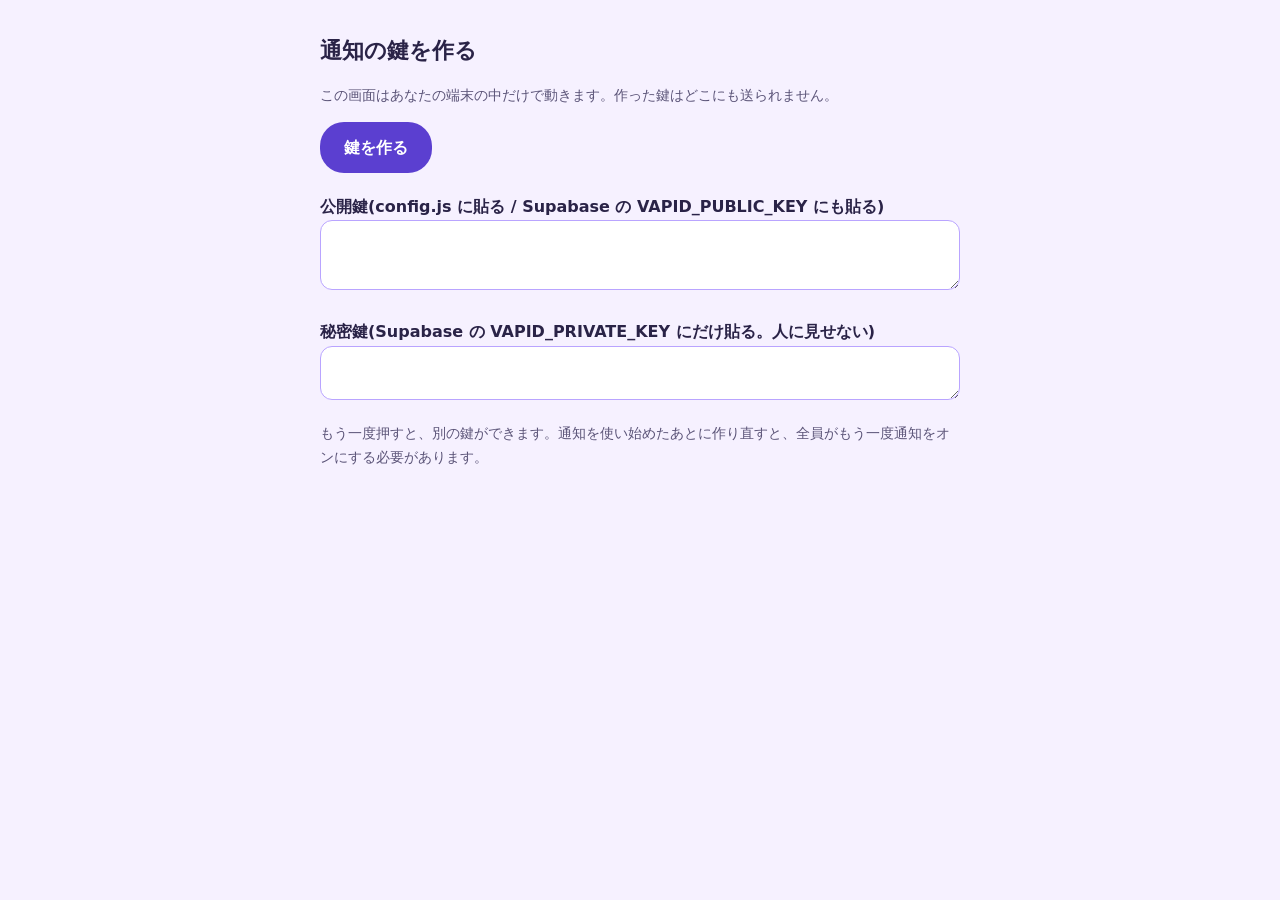
<file: tools/keygen.html>
<!doctype html>
<html lang="ja">
<head>
<meta charset="utf-8">
<meta name="viewport" content="width=device-width, initial-scale=1">
<title>通知の鍵を作る</title>
<style>
body{font-family:system-ui,-apple-system,"Hiragino Sans",sans-serif;max-width:640px;margin:32px auto;padding:0 20px;color:#2a2347;background:#f6f1ff;line-height:1.7}
h1{font-size:22px}
button{font:inherit;font-weight:700;padding:12px 24px;border:0;border-radius:24px;background:#5b3fd0;color:#fff;cursor:pointer}
label{display:block;margin-top:20px;font-weight:700}
textarea{width:100%;box-sizing:border-box;font:14px ui-monospace,Menlo,monospace;padding:10px;border:1px solid #b9a4ff;border-radius:12px;background:#fff}
.note{font-size:14px;color:#5b5478}
</style>
</head>
<body>
<h1>通知の鍵を作る</h1>
<p class="note">この画面はあなたの端末の中だけで動きます。作った鍵はどこにも送られません。</p>
<button id="go" type="button">鍵を作る</button>

<label for="pub">公開鍵(config.js に貼る / Supabase の VAPID_PUBLIC_KEY にも貼る)</label>
<textarea id="pub" rows="3" readonly></textarea>

<label for="priv">秘密鍵(Supabase の VAPID_PRIVATE_KEY にだけ貼る。人に見せない)</label>
<textarea id="priv" rows="2" readonly></textarea>

<p class="note">もう一度押すと、別の鍵ができます。通知を使い始めたあとに作り直すと、全員がもう一度通知をオンにする必要があります。</p>

<script>
function b64u(bytes) {
  let s = "";
  for (const b of bytes) s += String.fromCharCode(b);
  return btoa(s).replace(/\+/g, "-").replace(/\//g, "_").replace(/=+$/, "");
}
function fromB64u(str) {
  str = str.replace(/-/g, "+").replace(/_/g, "/");
  while (str.length % 4) str += "=";
  const bin = atob(str);
  return Uint8Array.from(bin, (c) => c.charCodeAt(0));
}
document.getElementById("go").addEventListener("click", async () => {
  const kp = await crypto.subtle.generateKey({ name: "ECDSA", namedCurve: "P-256" }, true, ["sign", "verify"]);
  const jwk = await crypto.subtle.exportKey("jwk", kp.privateKey);
  const x = fromB64u(jwk.x);
  const y = fromB64u(jwk.y);
  const pub = new Uint8Array(65);
  pub[0] = 4;
  pub.set(x, 1);
  pub.set(y, 33);
  document.getElementById("pub").value = b64u(pub);
  document.getElementById("priv").value = jwk.d;
});
</script>
</body>
</html>
</file>
